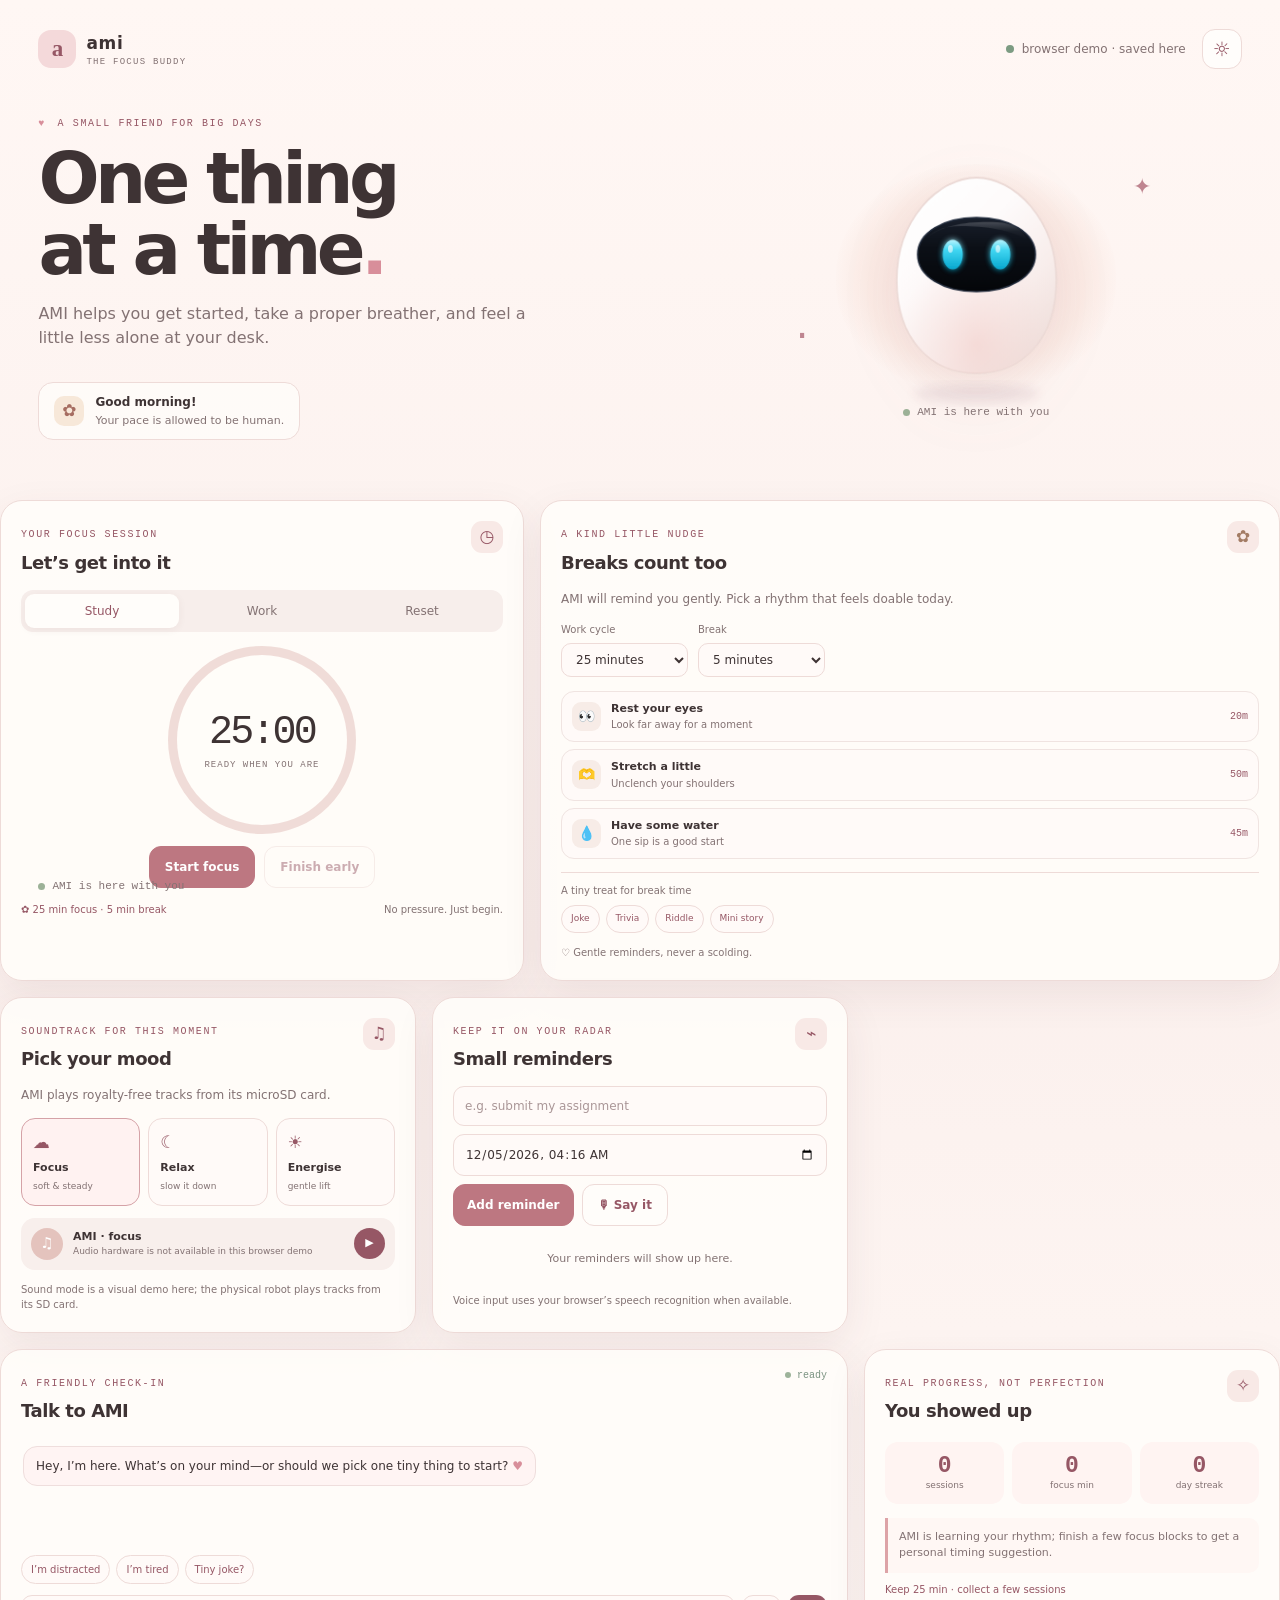
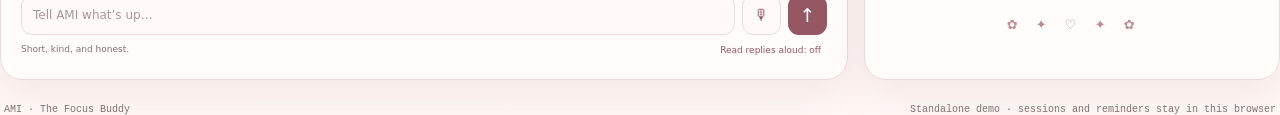
<file: index.html>
<!doctype html>
<html lang="en">
<head>
  <meta charset="utf-8">
  <meta name="viewport" content="width=device-width, initial-scale=1, viewport-fit=cover">
  <meta name="theme-color" content="#fff6f3">
  <meta name="description" content="AMI — a warm little focus buddy for your desk.">
  <title>AMI — The Focus Buddy</title>
  <link rel="stylesheet" href="styles.css">
  <script src="config.js"></script>
  <script defer src="app.js"></script>
</head>
<body>
  <div class="page-wrap">
    <header class="topbar">
      <a class="brand" href="#top" aria-label="AMI home">
        <span class="brand-icon" aria-hidden="true">a</span>
        <span><b>ami</b><small>THE FOCUS BUDDY</small></span>
      </a>
      <div class="top-status"><span class="status-light" id="api-dot"></span><span id="api-status">checking buddy…</span></div>
      <button class="icon-btn" id="settings-open" aria-label="Open preferences" title="Preferences">☼</button>
    </header>

    <main id="top">
      <section class="hero">
        <div class="hero-copy">
          <div class="eyebrow"><span class="eyebrow-heart">♥</span> A SMALL FRIEND FOR BIG DAYS</div>
          <h1>One thing<br>at a time<span class="period">.</span></h1>
          <p class="intro">AMI helps you get started, take a proper breather, and feel a little less alone at your desk.</p>
          <div class="today-chip"><span class="chip-sun">✿</span><span><b id="greeting">Good day!</b><small>Your pace is allowed to be human.</small></span></div>
        </div>
        <div class="mascot-stage" id="ami-stage" aria-label="AMI the floating focus buddy" title="Tap AMI to say hello ♥">
          <div class="sun-halo"></div>
          <div class="sparkle sparkle-a">✦</div><div class="sparkle sparkle-b">·</div>
          <div id="ami-hearts" class="ami-hearts-container"></div>
          <svg class="ami-svg" viewBox="0 0 300 310" role="img" aria-label="AMI — a friendly, floating egg-shaped robot with a dark glass visor and large oval cyan eyes">
            <defs>
              <!-- Pearl-white shell with soft blush-pink reflections -->
              <linearGradient id="pearl-shell" x1="0.15" y1="0.05" x2="0.85" y2="0.95">
                <stop offset="0%" stop-color="#ffffff" />
                <stop offset="35%" stop-color="#fefbfb" />
                <stop offset="70%" stop-color="#f8edeb" />
                <stop offset="100%" stop-color="#eddcd8" />
              </linearGradient>

              <!-- Soft ambient blush-pink reflection on lower curves -->
              <radialGradient id="blush-reflection" cx="0.5" cy="0.85" r="0.65">
                <stop offset="0%" stop-color="#f4ceca" stop-opacity="0.55" />
                <stop offset="55%" stop-color="#f8dedb" stop-opacity="0.22" />
                <stop offset="100%" stop-color="#ffffff" stop-opacity="0" />
              </radialGradient>

              <!-- Specular gloss along upper crown -->
              <linearGradient id="crown-gloss" x1="0.1" y1="0" x2="0.5" y2="0.8">
                <stop offset="0%" stop-color="#ffffff" stop-opacity="0.8" />
                <stop offset="60%" stop-color="#ffffff" stop-opacity="0.15" />
                <stop offset="100%" stop-color="#ffffff" stop-opacity="0" />
              </linearGradient>

              <!-- Dark smoothly rounded glass visor -->
              <linearGradient id="visor-glass" x1="0" y1="0" x2="0" y2="1">
                <stop offset="0%" stop-color="#19202c" />
                <stop offset="40%" stop-color="#0c1017" />
                <stop offset="100%" stop-color="#040609" />
              </linearGradient>

              <!-- Curved glass top reflection -->
              <linearGradient id="visor-reflection" x1="0" y1="0" x2="0" y2="1">
                <stop offset="0%" stop-color="#ffffff" stop-opacity="0.2" />
                <stop offset="50%" stop-color="#ffffff" stop-opacity="0.04" />
                <stop offset="100%" stop-color="#ffffff" stop-opacity="0" />
              </linearGradient>

              <!-- Tasteful, soft cyan-blue eye gradient -->
              <linearGradient id="eve-eye-cyan" x1="0" y1="0" x2="0" y2="1">
                <stop offset="0%" stop-color="#b8f5ff" />
                <stop offset="35%" stop-color="#41d6f2" />
                <stop offset="100%" stop-color="#07a8cf" />
              </linearGradient>

              <!-- Tasteful soft eye glow (gentle, not harsh neon) -->
              <filter id="soft-eye-glow" x="-35%" y="-35%" width="170%" height="170%">
                <feGaussianBlur stdDeviation="3.2" result="blur" />
                <feMerge>
                  <feMergeNode in="blur" />
                  <feMergeNode in="SourceGraphic" />
                </feMerge>
              </filter>

              <!-- Ambient shadow filter -->
              <filter id="shadow-soft" x="-25%" y="-25%" width="150%" height="150%">
                <feGaussianBlur stdDeviation="5.5" />
              </filter>
            </defs>

            <!-- Floating soft shadow underneath -->
            <ellipse id="ami-shadow" cx="150" cy="275" rx="65" ry="9" fill="#d2b8be" opacity="0.38" filter="url(#shadow-soft)"/>

            <!-- Floating Robot Capsule Body (One continuous glossy white shell) -->
            <g id="ami-bot-body">
              <!-- Smooth compact floating capsule/egg shape (tapered at top, rounded underneath) -->
              <path class="ami-shell" d="M 150 48 C 190 48, 234 92, 234 156 C 234 218, 198 254, 150 254 C 102 254, 66 218, 66 156 C 66 92, 110 48, 150 48 Z" fill="url(#pearl-shell)" stroke="#ebd9d5" stroke-width="1.8"/>

              <!-- Subtle blush-pink ambient reflection -->
              <path d="M 150 48 C 190 48, 234 92, 234 156 C 234 218, 198 254, 150 254 C 102 254, 66 218, 66 156 C 66 92, 110 48, 150 48 Z" fill="url(#blush-reflection)"/>

              <!-- Glossy specular reflection on upper-left crown -->
              <path d="M 102 65 C 122 52, 150 51, 172 56 C 152 54, 122 56, 102 65 Z" fill="url(#crown-gloss)"/>

              <!-- Dark, smoothly rounded glass visor -->
              <path id="ami-screen" d="M 150 90 C 185 90, 212 106, 212 129 C 212 152, 185 168, 150 168 C 115 168, 88 152, 88 129 C 88 106, 115 90, 150 90 Z" fill="url(#visor-glass)" stroke="#222c3d" stroke-width="1.5"/>

              <!-- Visor top glass reflection curve -->
              <path d="M 96 114 C 112 97, 142 94, 172 95 C 188 96, 198 102, 204 114 C 188 103, 158 99, 134 99 C 114 99, 102 105, 96 114 Z" fill="url(#visor-reflection)"/>

              <!-- Two large, vertically oval cyan-blue eyes (eyes are the whole expression) -->
              <g id="ami-eyes-container">
                <!-- Left Eye -->
                <g id="ami-eye-left" style="transform-origin: 125px 129px;">
                  <ellipse class="ami-eve-eye" cx="125" cy="129" rx="10.5" ry="15.5" fill="url(#eve-eye-cyan)" filter="url(#soft-eye-glow)"/>
                  <ellipse cx="122.5" cy="123" rx="2.5" ry="4" fill="#ffffff" opacity="0.6"/>
                </g>
                <!-- Right Eye -->
                <g id="ami-eye-right" style="transform-origin: 175px 129px;">
                  <ellipse class="ami-eve-eye" cx="175" cy="129" rx="10.5" ry="15.5" fill="url(#eve-eye-cyan)" filter="url(#soft-eye-glow)"/>
                  <ellipse cx="172.5" cy="123" rx="2.5" ry="4" fill="#ffffff" opacity="0.6"/>
                </g>
              </g>
            </g>
          </svg>
          <div class="mascot-caption"><span class="online-pip"></span> <span id="ami-caption-text">AMI is here with you</span></div>
        </div>
          </svg>
          <div class="mascot-caption"><span class="online-pip"></span> <span id="ami-caption-text">AMI is here with you</span></div>
        </div>
      </section>

      <section class="dashboard-grid" aria-label="Focus dashboard">
        <article class="card focus-card">
          <div class="card-head"><div><span class="section-label">YOUR FOCUS SESSION</span><h2>Let’s get into it</h2></div><span class="tiny-icon">◷</span></div>
          <div class="mode-tabs" role="group" aria-label="Choose a focus mode">
            <button class="mode-tab active" data-mode="study">Study</button>
            <button class="mode-tab" data-mode="work">Work</button>
            <button class="mode-tab" data-mode="reset">Reset</button>
          </div>
          <div class="timer-wrap">
            <div class="timer-ring" id="timer-ring"><div class="timer-inner"><span id="timer-display">25:00</span><small id="timer-label">READY WHEN YOU ARE</small></div></div>
          </div>
          <div class="focus-actions"><button class="primary-btn" id="focus-start">Start focus</button><button class="quiet-btn" id="focus-finish" disabled>Finish early</button></div><div class="break-start-wrap"><button class="voice-btn break-start" id="break-start" type="button" hidden>Start your break</button></div>
          <div class="focus-foot"><span>✿ <span id="cycle-label">25 min focus · 5 min break</span></span><span id="focus-state">No pressure. Just begin.</span></div>
        </article>

        <article class="card break-card">
          <div class="card-head"><div><span class="section-label">A KIND LITTLE NUDGE</span><h2>Breaks count too</h2></div><span class="tiny-icon flower">✿</span></div>
          <p class="card-copy">AMI will remind you gently. Pick a rhythm that feels doable today.</p>
          <div class="cycle-selects">
            <label>Work cycle<select id="work-cycle"><option value="25">25 minutes</option><option value="50">50 minutes</option><option value="40">40 minutes</option></select></label>
            <label>Break<select id="break-cycle"><option value="5">5 minutes</option><option value="10">10 minutes</option><option value="15">15 minutes</option></select></label>
          </div>
          <div class="nudge-list">
            <div><span class="nudge-emoji">👀</span><span><b>Rest your eyes</b><small>Look far away for a moment</small></span><span class="nudge-time">20m</span></div>
            <div><span class="nudge-emoji">🫶</span><span><b>Stretch a little</b><small>Unclench your shoulders</small></span><span class="nudge-time">50m</span></div>
            <div><span class="nudge-emoji">💧</span><span><b>Have some water</b><small>One sip is a good start</small></span><span class="nudge-time">45m</span></div>
          </div>
          <div class="break-treat"><span>A tiny treat for break time</span><div><button data-say="Tell me a joke">Joke</button><button data-say="Tell me a fun fact">Trivia</button><button data-say="Give me a riddle">Riddle</button><button data-say="Tell me a mini story">Mini story</button></div></div>
          <div class="local-note">♡ Gentle reminders, never a scolding.</div>
        </article>

        <article class="card music-card">
          <div class="card-head"><div><span class="section-label">SOUNDTRACK FOR THIS MOMENT</span><h2>Pick your mood</h2></div><span class="tiny-icon">♫</span></div>
          <p class="card-copy">AMI plays royalty-free tracks from its microSD card.</p>
          <div class="music-modes" role="group" aria-label="Music mood">
            <button class="music-mode active" data-music="focus"><span>☁</span><b>Focus</b><small>soft & steady</small></button>
            <button class="music-mode" data-music="relax"><span>☾</span><b>Relax</b><small>slow it down</small></button>
            <button class="music-mode" data-music="energise"><span>☀</span><b>Energise</b><small>gentle lift</small></button>
          </div>
          <div class="music-now"><div class="album-dot">♫</div><div><b id="music-title">Choose a mood</b><small id="music-subtitle">Your desk buddy will play locally</small></div><button class="play-btn" id="music-play" aria-label="Toggle local music">▶</button></div>
          <div class="local-note" id="music-state">Music is played on AMI from the SD card; no streaming by default.</div>
        </article>

        <article class="card reminder-card">
          <div class="card-head"><div><span class="section-label">KEEP IT ON YOUR RADAR</span><h2>Small reminders</h2></div><span class="tiny-icon">⌁</span></div>
          <form id="reminder-form" class="reminder-form">
            <label class="sr-only" for="reminder-text">Reminder text</label>
            <input id="reminder-text" maxlength="160" placeholder="e.g. submit my assignment" required>
            <label class="sr-only" for="reminder-time">Reminder time</label>
            <input id="reminder-time" type="datetime-local" required>
            <div class="reminder-actions"><button class="primary-btn small" type="submit">Add reminder</button><button class="voice-btn" id="voice-reminder" type="button">🎙 Say it</button></div>
          </form>
          <div class="reminder-list" id="reminder-list"><div class="empty-state">Your reminders will show up here.</div></div>
          <div class="local-note" id="voice-note">Voice input uses your browser’s speech recognition when available.</div>
        </article>

        <article class="card chat-card">
          <div class="card-head"><div><span class="section-label">A FRIENDLY CHECK-IN</span><h2>Talk to AMI</h2></div><div class="ami-online"><span></span> ready</div></div>
          <div class="chat-log" id="chat-log" aria-live="polite"><div class="bubble ami-bubble">Hey, I’m here. What’s on your mind—or should we pick one tiny thing to start? <span class="bubble-heart">♥</span></div></div>
          <div class="quick-replies"><button data-say="I feel distracted">I’m distracted</button><button data-say="I feel tired">I’m tired</button><button data-say="Tell me a joke">Tiny joke?</button></div>
          <form id="chat-form" class="chat-form"><label class="sr-only" for="chat-input">Message AMI</label><input id="chat-input" maxlength="2000" placeholder="Tell AMI what’s up…" autocomplete="off" required><button id="chat-mic" class="mic-btn" type="button" aria-label="Speak to AMI">🎙</button><button class="send-btn" type="submit" aria-label="Send message">↑</button></form>
          <div class="chat-foot"><span>Short, kind, and honest.</span><button id="speak-toggle" class="text-toggle" type="button" aria-pressed="false">Read replies aloud: off</button></div>
        </article>

        <article class="card progress-card">
          <div class="card-head"><div><span class="section-label">REAL PROGRESS, NOT PERFECTION</span><h2>You showed up</h2></div><span class="tiny-icon">✧</span></div>
          <div class="stats-row"><div><strong id="stat-sessions">0</strong><small>sessions</small></div><div><strong id="stat-minutes">0</strong><small>focus min</small></div><div><strong id="stat-streak">0</strong><small>day streak</small></div></div>
          <div class="streak-note" id="adaptive-note">Every finished session teaches AMI what works for you.</div>
          <button class="text-toggle adaptive-apply" id="apply-adaptive" type="button">Use AMI’s suggested rhythm</button>
          <div class="little-star-row" aria-hidden="true">✿　✦　♡　✦　✿</div>
        </article>
      </section>
    </main>

    <footer class="footer"><span>AMI · The Focus Buddy</span><span>Local-first by default. Your progress stays with your server.</span></footer>
  </div>

  <dialog id="settings-dialog" class="settings-dialog">
    <form method="dialog" class="dialog-head"><div><span class="section-label">YOUR AMI, YOUR WAY</span><h2>Preferences</h2></div><button class="icon-btn close-dialog" aria-label="Close">×</button></form>
    <div class="dialog-body">
      <label>Long break every <select id="long-break-every"><option value="4">4 sessions</option><option value="3">3 sessions</option><option value="5">5 sessions</option></select></label>
      <label>AMI’s nudge style <select id="nudge-style"><option value="gentle">Gentle</option><option value="direct">Direct, but kind</option><option value="quiet">Quiet</option></select></label>
      <label class="voice-setting"><span>Spoken reminders on the robot</span><input id="voice-enabled" type="checkbox" checked></label>
      <label>Eye rest interval <select id="eye-interval"><option value="20">20 minutes</option><option value="25">25 minutes</option><option value="30">30 minutes</option></select></label>
      <label>Stretch reminder <select id="stretch-interval"><option value="50">50 minutes</option><option value="40">40 minutes</option><option value="60">60 minutes</option></select></label>
      <label>Water reminder <select id="water-interval"><option value="45">45 minutes</option><option value="30">30 minutes</option><option value="60">60 minutes</option></select></label>
      <p class="dialog-note">These are gentle defaults, not medical advice. Change or turn them off whenever you like.</p>
      <button id="save-settings" class="primary-btn" type="button">Save preferences</button>
    </div>
  </dialog>
  <div id="toast" class="toast" role="status" aria-live="polite"></div>
</body>
</html>
</file>
<file: styles.css>
:root{color-scheme:light;--paper:#fff7f4;--cream:#fffdf9;--rose:#d88e9a;--rose-deep:#965765;--rose-soft:#f6e4e3;--peach:#f6d9ca;--ink:#3e3334;--muted:#837273;--line:#eedbd8;--sage:#7a9280;--shadow:0 14px 42px rgba(92,57,60,.08);--radius:22px;--sans:ui-sans-serif,system-ui,-apple-system,"Segoe UI",sans-serif;--mono:ui-monospace,SFMono-Regular,Menlo,Monaco,Consolas,monospace}
*{box-sizing:border-box}html{scroll-behavior:smooth}body{margin:0;min-height:100vh;color:var(--ink);background:linear-gradient(180deg,#fff7f4,#fbf0ed 55%,#fff8f5);font:15px/1.5 var(--sans)}button,input,select{font:inherit}button{color:inherit}button:focus-visible,input:focus-visible,select:focus-visible{outline:3px solid #b87783;outline-offset:2px}button:disabled{opacity:.48;cursor:not-allowed}.page-wrap{max-width:1320px;margin:0 auto;padding:18px clamp(15px,3vw,40px) 28px}.topbar{height:62px;display:flex;align-items:center;gap:16px;margin-bottom:32px}.brand{display:flex;align-items:center;gap:10px;color:inherit;text-decoration:none}.brand-icon{display:grid;place-items:center;width:38px;height:38px;border-radius:13px;background:#f4d9da;color:var(--rose-deep);font:700 23px Georgia,serif}.brand b{display:block;font-size:17px;letter-spacing:.04em}.brand small{display:block;color:var(--muted);font:9px var(--mono);letter-spacing:.14em}.top-status{margin-left:auto;display:flex;align-items:center;gap:8px;color:var(--muted);font-size:12px}.status-light{width:8px;height:8px;border-radius:50%;background:#b8a9a2}.status-light.online{background:#7c9b82}.icon-btn{display:grid;place-items:center;width:40px;height:40px;border:1px solid var(--line);border-radius:13px;background:#fffdfb;cursor:pointer;color:var(--rose-deep);font-size:20px}.hero{display:grid;grid-template-columns:1.1fr .9fr;align-items:center;gap:24px;padding:6px 0 32px}.eyebrow,.section-label{font:10px var(--mono);letter-spacing:.16em;color:var(--rose-deep)}.eyebrow-heart{color:var(--rose);margin-right:4px}.hero h1{margin:14px 0 12px;font-size:clamp(40px,6vw,72px);line-height:.99;letter-spacing:-.065em;font-weight:750}.period{color:var(--rose)}.intro{max-width:520px;color:var(--muted);font-size:16px}.today-chip{display:inline-flex;align-items:center;gap:11px;margin-top:16px;padding:10px 15px;border:1px solid var(--line);border-radius:15px;background:rgba(255,253,250,.8)}.chip-sun{width:30px;height:30px;display:grid;place-items:center;border-radius:10px;background:#f7e8d9;color:#a66d61;font-size:17px}.today-chip b,.today-chip small{display:block}.today-chip b{font-size:12px}.today-chip small{margin-top:2px;color:var(--muted);font-size:11px}.mascot-stage{position:relative;display:grid;place-items:center;min-height:280px;isolation:isolate}.sun-halo{position:absolute;z-index:-1;width:min(280px,70vw);height:min(230px,60vw);border-radius:48%;background:radial-gradient(ellipse,#f3d8d5 0%,rgba(248,226,218,.57) 55%,transparent 73%)}.ami-svg{width:min(285px,75vw);filter:drop-shadow(0 15px 13px rgba(112,68,71,.09))}.sparkle{position:absolute;color:#bf8590;font-size:22px}.sparkle-a{top:38px;right:17%;animation:float 3.7s ease-in-out infinite}.sparkle-b{bottom:60px;left:16%;font-size:40px;animation:float 4.5s ease-in-out infinite reverse}.mascot-caption{position:absolute;bottom:8px;display:flex;align-items:center;gap:7px;color:var(--muted);font:11px var(--mono)}.online-pip{width:7px;height:7px;border-radius:50%;background:#9cb197}
.dashboard-grid{display:grid;grid-template-columns:repeat(12,minmax(0,1fr));gap:16px;align-items:stretch}.card{grid-column:span 4;min-width:0;border:1px solid var(--line);border-radius:var(--radius);background:rgba(255,253,250,.91);box-shadow:var(--shadow);padding:20px;transition:transform .2s,box-shadow .2s}.card:hover{transform:translateY(-2px);box-shadow:0 18px 42px rgba(92,57,60,.11)}.focus-card{grid-column:span 5}.break-card{grid-column:span 7}.music-card,.reminder-card,.progress-card{grid-column:span 4}.chat-card{grid-column:span 8}.card-head{display:flex;align-items:flex-start;justify-content:space-between;gap:12px;margin-bottom:14px}.card-head h2{margin:5px 0 0;font-size:18px;letter-spacing:-.025em}.tiny-icon{width:32px;height:32px;display:grid;place-items:center;border-radius:11px;background:#f8e9e6;color:var(--rose-deep);font-size:17px}.tiny-icon.flower{color:#a37c64}.card-copy{margin:0 0 14px;color:var(--muted);font-size:12px}.mode-tabs{display:flex;gap:6px;padding:4px;border-radius:12px;background:#f7eeeb}.mode-tab{flex:1;padding:8px 6px;border:0;border-radius:9px;background:transparent;color:var(--muted);font-size:12px;cursor:pointer}.mode-tab.active{background:#fffdfa;color:var(--rose-deep);box-shadow:0 2px 9px rgba(85,55,57,.06)}.timer-wrap{display:grid;place-items:center;padding:14px 0 12px}.timer-ring{width:188px;height:188px;display:grid;place-items:center;border-radius:50%;background:conic-gradient(var(--rose) 0%,#f0dcd8 0% 100%);position:relative;transition:background .25s}.timer-ring:before{content:"";position:absolute;inset:9px;border-radius:50%;background:var(--cream)}.timer-inner{z-index:1;text-align:center}.timer-inner span{display:block;font:500 40px var(--mono);letter-spacing:-.07em}.timer-inner small{display:block;margin-top:5px;color:var(--muted);font:9px var(--mono);letter-spacing:.11em}.focus-actions{display:flex;gap:9px;justify-content:center}.break-start-wrap{text-align:center}.break-start{margin-top:9px}.primary-btn,.quiet-btn,.voice-btn{border-radius:12px;padding:11px 15px;font-size:12px;font-weight:650;cursor:pointer;transition:transform .15s,background .15s}.primary-btn{border:1px solid #bd7781;background:#bd7781;color:white}.primary-btn:hover{background:#a86674;transform:translateY(-1px)}.quiet-btn,.voice-btn{border:1px solid var(--line);background:#fffdfa;color:var(--rose-deep)}.quiet-btn:hover,.voice-btn:hover{background:#fbefec}.primary-btn.small{padding:9px 13px}.focus-foot{display:flex;justify-content:space-between;gap:8px;margin-top:14px;color:var(--muted);font-size:10px}.focus-foot span:first-child{color:var(--rose-deep)}.cycle-selects{display:flex;gap:10px;margin:12px 0 14px}.cycle-selects label,.dialog-body label{display:grid;gap:6px;color:var(--muted);font-size:10px}.cycle-selects select,.dialog-body select{min-width:125px;padding:8px 27px 8px 10px;border:1px solid var(--line);border-radius:10px;background:#fffaf8;color:var(--ink);font-size:12px}.nudge-list{display:grid;gap:7px}.nudge-list>div{display:flex;align-items:center;gap:10px;padding:9px 10px;border:1px solid #f0e4e1;border-radius:13px;background:#fffaf8}.nudge-emoji{width:29px;height:29px;display:grid;place-items:center;border-radius:9px;background:#f7ece7;font-size:14px}.nudge-list b,.nudge-list small{display:block}.nudge-list b{font-size:11px}.nudge-list small{color:var(--muted);font-size:10px}.nudge-time{margin-left:auto;color:var(--rose-deep);font:10px var(--mono)}.local-note{margin-top:12px;color:var(--muted);font-size:10px}.break-treat{margin-top:13px;padding-top:10px;border-top:1px solid var(--line)}.break-treat>span{display:block;margin-bottom:7px;color:var(--muted);font-size:10px}.break-treat>div{display:flex;flex-wrap:wrap;gap:6px}.break-treat button{padding:6px 9px;border:1px solid var(--line);border-radius:99px;background:#fffaf8;color:var(--rose-deep);font-size:9px;cursor:pointer}.break-treat button:hover{background:#f8e8e7}.music-modes{display:grid;grid-template-columns:repeat(3,1fr);gap:8px}.music-mode{display:grid;gap:4px;justify-items:start;padding:11px;border:1px solid var(--line);border-radius:14px;background:#fffaf8;text-align:left;cursor:pointer}.music-mode.active{border-color:#d5a2a7;background:#fff2f1}.music-mode>span{font-size:17px;color:var(--rose-deep)}.music-mode b{font-size:11px}.music-mode small{color:var(--muted);font-size:9px}.music-now{display:flex;align-items:center;gap:10px;margin-top:12px;padding:10px;border-radius:14px;background:#f8efec}.album-dot{width:32px;height:32px;display:grid;place-items:center;border-radius:50%;background:#e4c3bd;color:#fff;font-size:15px}.music-now>div:nth-child(2){min-width:0;flex:1}.music-now b,.music-now small{display:block;overflow:hidden;text-overflow:ellipsis;white-space:nowrap}.music-now b{font-size:11px}.music-now small{color:var(--muted);font-size:9px}.play-btn{width:31px;height:31px;border:0;border-radius:50%;background:var(--rose-deep);color:white;cursor:pointer;font-size:11px}.reminder-form{display:grid;gap:8px}.reminder-form input,.chat-form input{width:100%;padding:10px 11px;border:1px solid var(--line);border-radius:11px;background:#fffaf8;color:var(--ink);font-size:12px}.reminder-form input::placeholder,.chat-form input::placeholder{color:#aa9697}.reminder-actions{display:flex;gap:8px}.reminder-list{display:grid;gap:7px;max-height:180px;overflow:auto;margin-top:12px}.reminder-item{display:flex;align-items:center;gap:8px;padding:9px 10px;border:1px solid #f0e4e1;border-radius:11px;background:#fffaf8}.reminder-item>span{min-width:0;flex:1}.reminder-item b,.reminder-item small{display:block;overflow:hidden;text-overflow:ellipsis;white-space:nowrap}.reminder-item b{font-size:10px}.reminder-item small{color:var(--muted);font-size:9px}.remove-reminder{border:0;background:transparent;color:var(--rose-deep);cursor:pointer;font-size:16px}.empty-state{padding:13px 8px;color:var(--muted);font-size:11px;text-align:center}.chat-card{display:flex;flex-direction:column;min-height:320px}.ami-online{display:flex;align-items:center;gap:6px;color:var(--sage);font:10px var(--mono)}.ami-online span{width:6px;height:6px;border-radius:50%;background:#9db39a}.chat-log{display:flex;flex:1;flex-direction:column;gap:8px;min-height:110px;max-height:210px;overflow-y:auto;padding:8px 2px}.bubble{max-width:83%;padding:10px 12px;border-radius:14px;font-size:12px;line-height:1.5}.ami-bubble{align-self:flex-start;border:1px solid #efdedd;background:#fff4f3}.user-bubble{align-self:flex-end;background:#f1e1de;color:#513d41}.bubble-heart{color:var(--rose);white-space:nowrap}.quick-replies{display:flex;flex-wrap:wrap;gap:6px;margin:7px 0}.quick-replies button{padding:6px 9px;border:1px solid var(--line);border-radius:99px;background:#fffaf8;color:var(--rose-deep);font-size:10px;cursor:pointer}.chat-form{display:flex;gap:7px;margin-top:4px}.chat-form input{flex:1;min-width:0}.mic-btn,.send-btn{width:39px;flex:none;border:1px solid var(--line);border-radius:11px;background:#fffaf8;color:var(--rose-deep);cursor:pointer}.send-btn{border:0;background:var(--rose-deep);color:white;font-size:19px}.chat-foot{display:flex;justify-content:space-between;gap:8px;margin-top:8px;color:var(--muted);font-size:9px}.text-toggle{border:0;background:transparent;color:var(--rose-deep);font-size:9px;cursor:pointer}.stats-row{display:grid;grid-template-columns:repeat(3,1fr);gap:8px;margin:18px 0 14px}.stats-row>div{padding:11px 6px;border-radius:13px;background:#fff4f2;text-align:center}.stats-row strong{display:block;font:600 23px var(--mono);color:var(--rose-deep)}.stats-row small{display:block;color:var(--muted);font-size:9px}.streak-note{padding:11px;border-left:3px solid #dda3a7;border-radius:0 10px 10px 0;background:#fff7f4;color:var(--muted);font-size:11px}.adaptive-apply{margin-top:9px;padding:0;color:var(--rose-deep);font-size:10px}.little-star-row{margin-top:16px;color:#c1878e;text-align:center;font-size:13px;letter-spacing:.2em}.footer{display:flex;justify-content:space-between;gap:12px;margin:24px 4px 0;color:var(--muted);font:10px var(--mono)}.settings-dialog{width:min(440px,calc(100vw - 28px));max-width:none;border:1px solid var(--line);border-radius:20px;padding:0;background:var(--cream);color:var(--ink);box-shadow:0 22px 70px rgba(60,40,40,.18)}.settings-dialog::backdrop{background:rgba(67,43,45,.25);backdrop-filter:blur(3px)}.dialog-head{display:flex;align-items:center;justify-content:space-between;padding:18px 20px;border-bottom:1px solid var(--line)}.dialog-head h2{margin:4px 0 0;font-size:20px}.dialog-body{display:grid;gap:14px;padding:18px 20px 20px}.dialog-body select{width:100%}.voice-setting{display:flex!important;align-items:center;justify-content:space-between;padding:10px 0;border-top:1px solid var(--line);border-bottom:1px solid var(--line);color:var(--ink)!important;font-size:12px!important}.voice-setting input{width:18px;height:18px;accent-color:var(--rose-deep)}.dialog-note{margin:0;color:var(--muted);font-size:11px}.toast{position:fixed;z-index:20;left:50%;bottom:20px;max-width:min(90vw,430px);padding:11px 14px;border:1px solid var(--line);border-radius:13px;background:#fffdf9;color:var(--ink);box-shadow:var(--shadow);font-size:12px;text-align:center;transform:translate(-50%,15px);opacity:0;pointer-events:none;transition:.2s}.toast.show{transform:translate(-50%,0);opacity:1}.sr-only{position:absolute;width:1px;height:1px;padding:0;margin:-1px;overflow:hidden;clip:rect(0,0,0,0);white-space:nowrap;border:0}
@keyframes float{0%,100%{transform:translateY(0)}50%{transform:translateY(-6px)}}@media(max-width:900px){.hero{grid-template-columns:1fr .8fr}.focus-card,.break-card{grid-column:span 6}.music-card,.reminder-card,.progress-card{grid-column:span 6}.chat-card{grid-column:span 6}.mascot-stage{min-height:250px}.ami-svg{width:245px}}
@media(max-width:620px){.page-wrap{padding:12px 13px 22px}.topbar{margin-bottom:16px}.hero{grid-template-columns:1fr;gap:8px;padding-bottom:20px}.hero-copy{order:1}.mascot-stage{order:0;min-height:190px;margin:-8px 0 3px}.ami-svg{width:190px}.sun-halo{width:210px;height:170px}.sparkle-a{top:25px;right:25%}.sparkle-b{bottom:30px;left:24%}.hero h1{font-size:48px;margin-top:9px}.intro{font-size:14px}.dashboard-grid{gap:12px}.focus-card,.break-card,.music-card,.reminder-card,.chat-card,.progress-card{grid-column:span 12;padding:16px}.focus-card{order:0}.break-card{order:1}.music-card{order:2}.reminder-card{order:3}.chat-card{order:4}.progress-card{order:5}.timer-ring{width:166px;height:166px}.timer-inner span{font-size:35px}.cycle-selects select{min-width:0}.footer{flex-direction:column;font-size:9px}.chat-card{min-height:300px}}
/* Floating Capsule/Egg AMI Robot Motion & Visuals */
.mascot-stage {
  cursor: pointer;
  -webkit-tap-highlight-color: transparent;
  user-select: none;
  touch-action: manipulation;
}
.ami-svg {
  transition: transform 0.25s cubic-bezier(0.34, 1.56, 0.64, 1);
  filter: drop-shadow(0 14px 28px rgba(135, 83, 91, 0.08));
  will-change: transform;
}
#ami-bot-body {
  transform-origin: 150px 156px;
  animation: amiFloat 4.2s ease-in-out infinite;
  will-change: transform;
}
#ami-shadow {
  transform-origin: 150px 275px;
  animation: shadowBreathe 4.2s ease-in-out infinite;
  will-change: transform, opacity;
}

/* Livelier bob during focus sessions */
.focus-active #ami-bot-body {
  animation: amiFocusBob 2.8s ease-in-out infinite;
}
.focus-active #ami-shadow {
  animation: shadowFocusBreathe 2.8s ease-in-out infinite;
}

@keyframes amiFloat {
  0%, 100% {
    transform: translateY(0);
  }
  50% {
    transform: translateY(-9px);
  }
}
@keyframes shadowBreathe {
  0%, 100% {
    transform: scale(1);
    opacity: 0.38;
  }
  50% {
    transform: scale(0.86);
    opacity: 0.24;
  }
}

@keyframes amiFocusBob {
  0%, 100% {
    transform: translateY(0);
  }
  50% {
    transform: translateY(-14px);
  }
}
@keyframes shadowFocusBreathe {
  0%, 100% {
    transform: scale(1);
    opacity: 0.42;
  }
  50% {
    transform: scale(0.8);
    opacity: 0.2;
  }
}

#ami-eye-left, #ami-eye-right {
  transition: transform 0.08s ease-out;
  will-change: transform;
}
#ami-eye-left {
  transform-origin: 125px 129px;
}
#ami-eye-right {
  transform-origin: 175px 129px;
}

.ami-eve-eye {
  transition: rx 0.2s ease, ry 0.2s ease, opacity 0.2s ease;
}

/* Squish & bounce when tapped/petted */
.ami-pet-bounce {
  animation: amiSquashBounce 0.65s cubic-bezier(0.34, 1.56, 0.64, 1) !important;
}
@keyframes amiSquashBounce {
  0% { transform: scale(1) translateY(0); }
  25% { transform: scale(1.1, 0.9) translateY(8px); }
  50% { transform: scale(0.94, 1.08) translateY(-14px); }
  75% { transform: scale(1.03, 0.97) translateY(-3px); }
  100% { transform: scale(1) translateY(0); }
}

.ami-hearts-container {
  position: absolute;
  inset: 0;
  pointer-events: none;
  overflow: visible;
  z-index: 10;
}
.ami-floating-heart {
  position: absolute;
  font-size: 24px;
  color: var(--rose-deep);
  animation: floatHeart 1.1s cubic-bezier(0.22, 1, 0.36, 1) forwards;
  pointer-events: none;
  filter: drop-shadow(0 2px 5px rgba(189, 119, 129, 0.35));
}
@keyframes floatHeart {
  0% {
    opacity: 0;
    transform: translate(-50%, 0) scale(0.4) rotate(0deg);
  }
  20% {
    opacity: 1;
    transform: translate(-50%, -20px) scale(1.2) rotate(-8deg);
  }
  100% {
    opacity: 0;
    transform: translate(-50%, -85px) scale(0.9) rotate(14deg);
  }
}
@media (prefers-reduced-motion: reduce) {
  html { scroll-behavior: auto; }
  .card, .sparkle, #ami-bot-body, #ami-shadow, .focus-active #ami-bot-body, .focus-active #ami-shadow, .ami-pet-bounce {
    transition: none !important;
    animation: none !important;
  }
}
</file>
